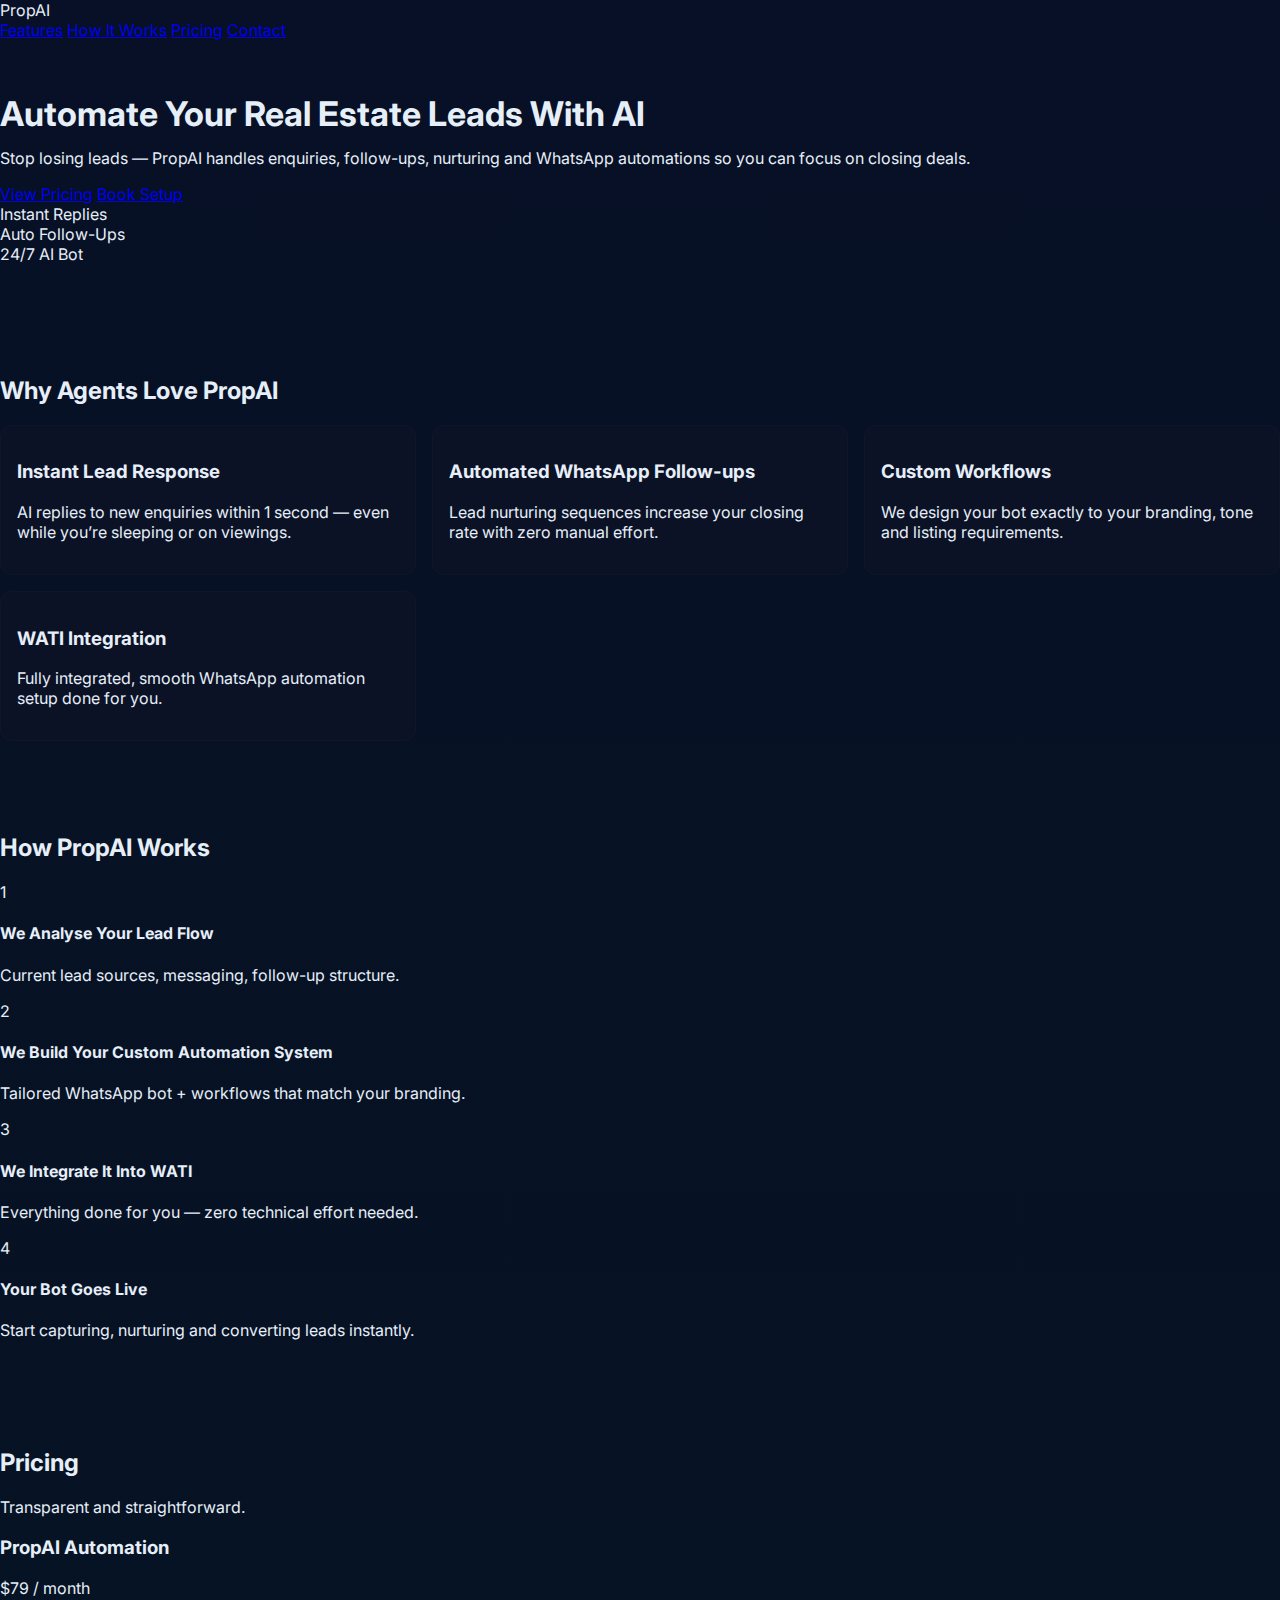
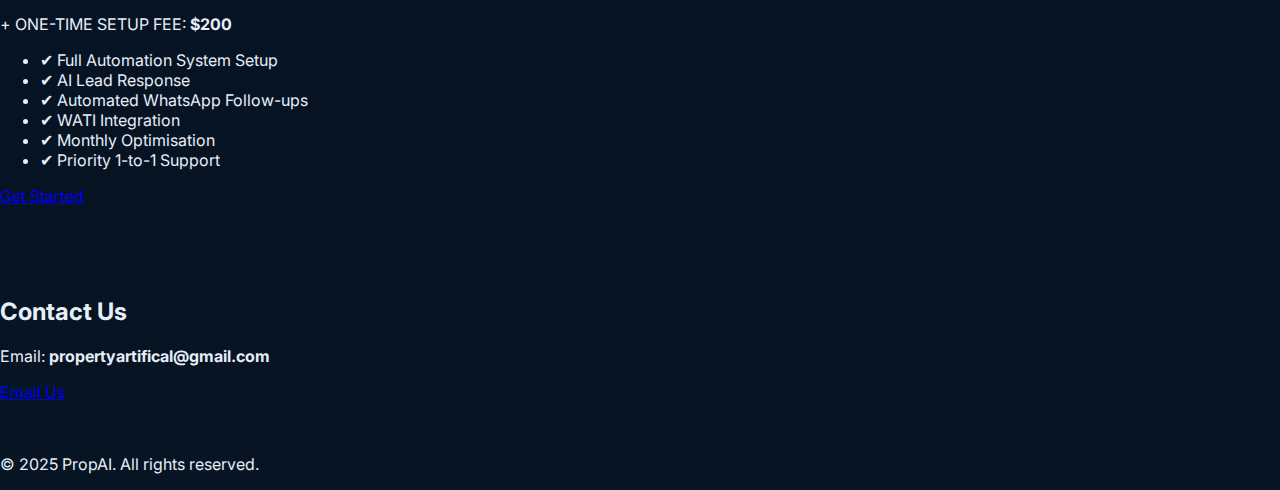
<file: Index.html>
<!DOCTYPE html>
<html lang="en">
<head>
    <meta charset="UTF-8" />
    <meta name="viewport" content="width=device-width, initial-scale=1.0" />
    <title>PropAI – Real Estate Automation Agency</title>
    <link rel="stylesheet" href="styles.css" />
    <link href="https://fonts.googleapis.com/css2?family=Inter:wght@300;400;500;600;700&display=swap" rel="stylesheet">
</head>

<body>

<header class="fade-in">
    <div class="logo">PropAI</div>
    <nav>
        <a href="#features">Features</a>
        <a href="#flow">How It Works</a>
        <a href="#pricing">Pricing</a>
        <a href="#contact">Contact</a>
    </nav>
</header>

<section class="hero fade-in-up">
    <div class="hero-text">
        <h1>Automate Your Real Estate Leads With AI</h1>
        <p>Stop losing leads — PropAI handles enquiries, follow-ups, nurturing and WhatsApp automations so you can focus on closing deals.</p>
        <div class="hero-buttons">
            <a href="#pricing" class="primary-btn">View Pricing</a>
            <a href="#contact" class="secondary-btn">Book Setup</a>
        </div>
    </div>

    <div class="hero-floating">
        <div class="float-box float1">Instant Replies</div>
        <div class="float-box float2">Auto Follow-Ups</div>
        <div class="float-box float3">24/7 AI Bot</div>
    </div>
</section>

<section id="features" class="section fade-in">
    <h2>Why Agents Love PropAI</h2>

    <div class="features-grid">
        <div class="feature card-slide-up">
            <h3>Instant Lead Response</h3>
            <p>AI replies to new enquiries within 1 second — even while you’re sleeping or on viewings.</p>
        </div>

        <div class="feature card-slide-up">
            <h3>Automated WhatsApp Follow-ups</h3>
            <p>Lead nurturing sequences increase your closing rate with zero manual effort.</p>
        </div>

        <div class="feature card-slide-up">
            <h3>Custom Workflows</h3>
            <p>We design your bot exactly to your branding, tone and listing requirements.</p>
        </div>

        <div class="feature card-slide-up">
            <h3>WATI Integration</h3>
            <p>Fully integrated, smooth WhatsApp automation setup done for you.</p>
        </div>
    </div>
</section>

<section id="flow" class="section light-bg fade-in">
    <h2>How PropAI Works</h2>

    <div class="flow-steps">
        <div class="flow-step flow-slide">
            <span>1</span>
            <h4>We Analyse Your Lead Flow</h4>
            <p>Current lead sources, messaging, follow-up structure.</p>
        </div>

        <div class="flow-step flow-slide">
            <span>2</span>
            <h4>We Build Your Custom Automation System</h4>
            <p>Tailored WhatsApp bot + workflows that match your branding.</p>
        </div>

        <div class="flow-step flow-slide">
            <span>3</span>
            <h4>We Integrate It Into WATI</h4>
            <p>Everything done for you — zero technical effort needed.</p>
        </div>

        <div class="flow-step flow-slide">
            <span>4</span>
            <h4>Your Bot Goes Live</h4>
            <p>Start capturing, nurturing and converting leads instantly.</p>
        </div>
    </div>
</section>

<section id="pricing" class="section fade-in">
    <h2>Pricing</h2>
    <p class="subtitle">Transparent and straightforward.</p>

    <div class="pricing-card">
        <h3>PropAI Automation</h3>

        <div class="price">
            <span class="amount">$79</span> / month
        </div>

        <p class="setup-fee">+ ONE-TIME SETUP FEE: <strong>$200</strong></p>

        <ul class="pricing-list">
            <li>✔ Full Automation System Setup</li>
            <li>✔ AI Lead Response</li>
            <li>✔ Automated WhatsApp Follow-ups</li>
            <li>✔ WATI Integration</li>
            <li>✔ Monthly Optimisation</li>
            <li>✔ Priority 1-to-1 Support</li>
        </ul>

        <a href="#contact" class="primary-btn fullwidth">Get Started</a>
    </div>
</section>

<section id="contact" class="section light-bg fade-in">
    <h2>Contact Us</h2>
    <p>Email: <strong>propertyartifical@gmail.com</strong></p>
    <a href="mailto:propertyartifical@gmail.com" class="primary-btn">Email Us</a>
</section>

<footer>
    <p>© 2025 PropAI. All rights reserved.</p>
</footer>

<script src="script.js"></script>
</body>
</html>
</file>
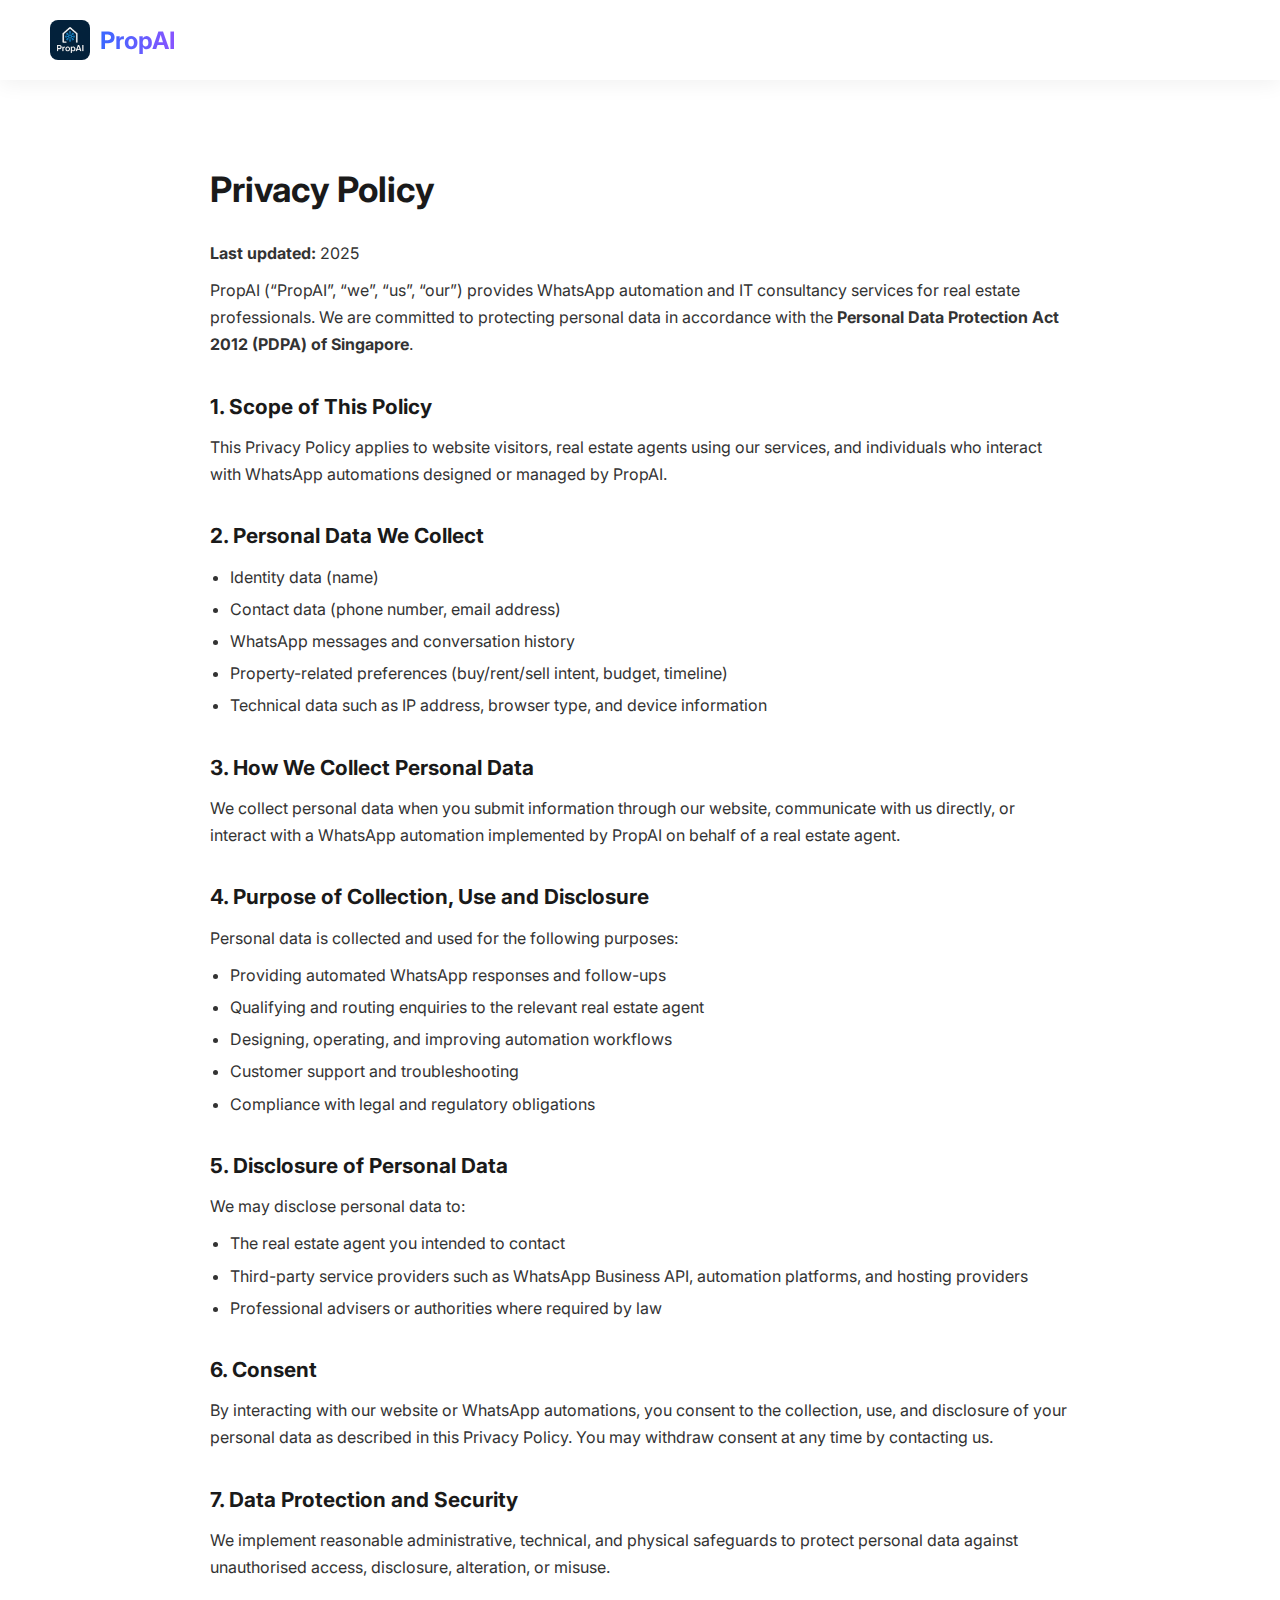
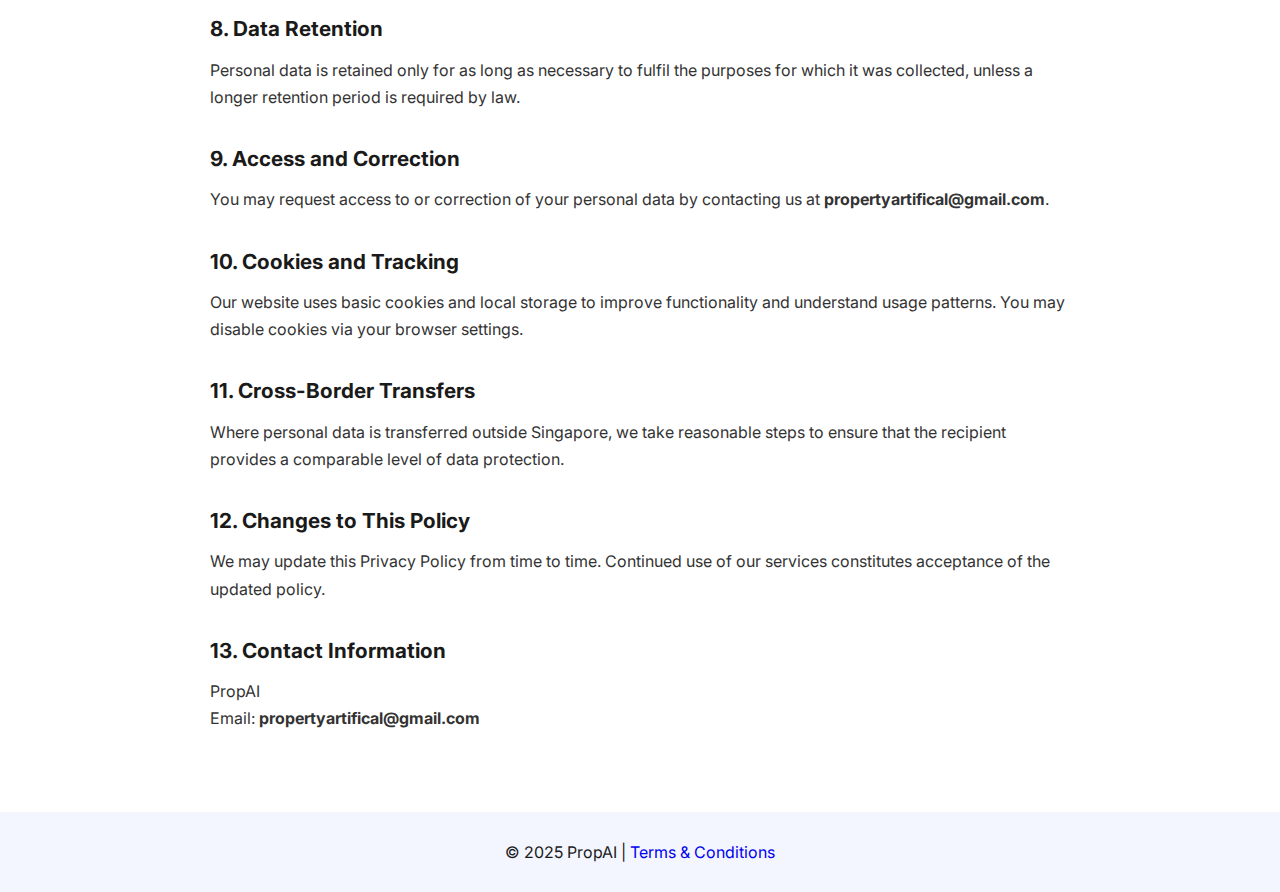
<file: privacy.html>
<!DOCTYPE html>
<html lang="en">
<head>
  <meta charset="UTF-8" />
  <title>Privacy Policy | PropAI</title>
  <meta name="viewport" content="width=device-width, initial-scale=1.0" />
  <link href="https://fonts.googleapis.com/css2?family=Inter:wght@300;400;500;600;700&display=swap" rel="stylesheet">
  <link rel="stylesheet" href="style.css" />
</head>

<body>

<header>
  <div class="logo">
    <a href="index.html" style="display: flex; align-items: center; gap: 10px;">
      <img src="logo.png" alt="PropAI Logo" class="logo-img">
      <span class="logo-text">PropAI</span>
    </a>
  </div>
</header>

<main class="legal">
  <h1>Privacy Policy</h1>
  <p><strong>Last updated:</strong> 2025</p>

  <p>
    PropAI (“PropAI”, “we”, “us”, “our”) provides WhatsApp automation and IT consultancy
    services for real estate professionals. We are committed to protecting personal data
    in accordance with the <strong>Personal Data Protection Act 2012 (PDPA) of Singapore</strong>.
  </p>

  <h2>1. Scope of This Policy</h2>
  <p>
    This Privacy Policy applies to website visitors, real estate agents using our services,
    and individuals who interact with WhatsApp automations designed or managed by PropAI.
  </p>

  <h2>2. Personal Data We Collect</h2>
  <ul>
    <li>Identity data (name)</li>
    <li>Contact data (phone number, email address)</li>
    <li>WhatsApp messages and conversation history</li>
    <li>Property-related preferences (buy/rent/sell intent, budget, timeline)</li>
    <li>Technical data such as IP address, browser type, and device information</li>
  </ul>

  <h2>3. How We Collect Personal Data</h2>
  <p>
    We collect personal data when you submit information through our website, communicate
    with us directly, or interact with a WhatsApp automation implemented by PropAI on behalf
    of a real estate agent.
  </p>

  <h2>4. Purpose of Collection, Use and Disclosure</h2>
  <p>
    Personal data is collected and used for the following purposes:
  </p>
  <ul>
    <li>Providing automated WhatsApp responses and follow-ups</li>
    <li>Qualifying and routing enquiries to the relevant real estate agent</li>
    <li>Designing, operating, and improving automation workflows</li>
    <li>Customer support and troubleshooting</li>
    <li>Compliance with legal and regulatory obligations</li>
  </ul>

  <h2>5. Disclosure of Personal Data</h2>
  <p>
    We may disclose personal data to:
  </p>
  <ul>
    <li>The real estate agent you intended to contact</li>
    <li>Third-party service providers such as WhatsApp Business API, automation platforms, and hosting providers</li>
    <li>Professional advisers or authorities where required by law</li>
  </ul>

  <h2>6. Consent</h2>
  <p>
    By interacting with our website or WhatsApp automations, you consent to the collection,
    use, and disclosure of your personal data as described in this Privacy Policy.
    You may withdraw consent at any time by contacting us.
  </p>

  <h2>7. Data Protection and Security</h2>
  <p>
    We implement reasonable administrative, technical, and physical safeguards to protect
    personal data against unauthorised access, disclosure, alteration, or misuse.
  </p>

  <h2>8. Data Retention</h2>
  <p>
    Personal data is retained only for as long as necessary to fulfil the purposes for which
    it was collected, unless a longer retention period is required by law.
  </p>

  <h2>9. Access and Correction</h2>
  <p>
    You may request access to or correction of your personal data by contacting us at
    <strong>propertyartifical@gmail.com</strong>.
  </p>

  <h2>10. Cookies and Tracking</h2>
  <p>
    Our website uses basic cookies and local storage to improve functionality and understand
    usage patterns. You may disable cookies via your browser settings.
  </p>

  <h2>11. Cross-Border Transfers</h2>
  <p>
    Where personal data is transferred outside Singapore, we take reasonable steps to ensure
    that the recipient provides a comparable level of data protection.
  </p>

  <h2>12. Changes to This Policy</h2>
  <p>
    We may update this Privacy Policy from time to time. Continued use of our services
    constitutes acceptance of the updated policy.
  </p>

  <h2>13. Contact Information</h2>
  <p>
    PropAI<br />
    Email: <strong>propertyartifical@gmail.com</strong>
  </p>
</main>

<footer>
  <p>© 2025 PropAI | <a href="terms.html">Terms & Conditions</a></p>
</footer>

</body>
</html>
</file>
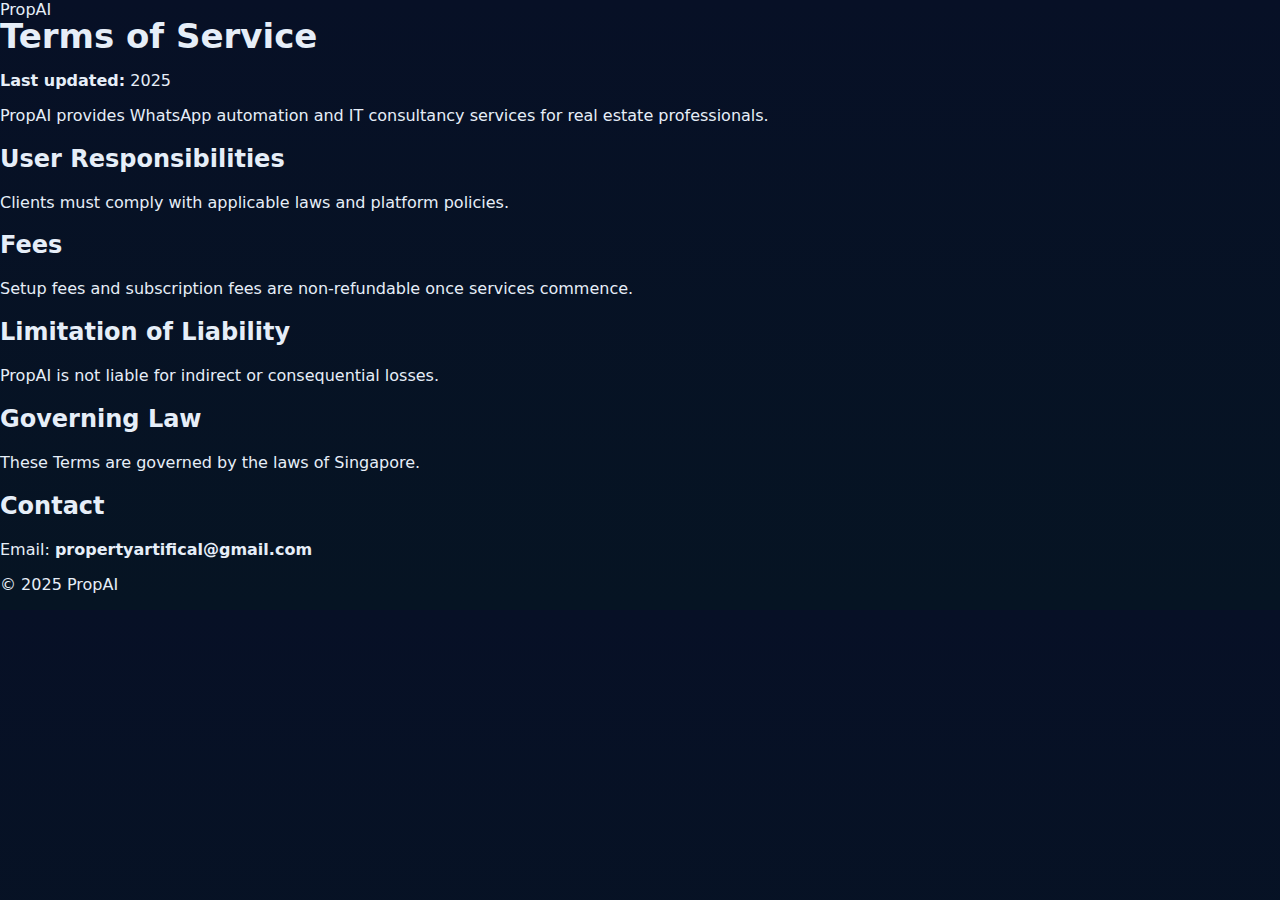
<file: terms.html>
<!DOCTYPE html>
<html lang="en">
<head>
  <meta charset="UTF-8">
  <title>Terms of Service | PropAI</title>
  <meta name="viewport" content="width=device-width, initial-scale=1.0">
  <link rel="stylesheet" href="styles.css">
</head>

<body>

<header>
  <div class="logo">PropAI</div>
</header>

<main class="legal">
  <h1>Terms of Service</h1>
  <p><strong>Last updated:</strong> 2025</p>

  <p>PropAI provides WhatsApp automation and IT consultancy services for real estate professionals.</p>

  <h2>User Responsibilities</h2>
  <p>Clients must comply with applicable laws and platform policies.</p>

  <h2>Fees</h2>
  <p>Setup fees and subscription fees are non-refundable once services commence.</p>

  <h2>Limitation of Liability</h2>
  <p>PropAI is not liable for indirect or consequential losses.</p>

  <h2>Governing Law</h2>
  <p>These Terms are governed by the laws of Singapore.</p>

  <h2>Contact</h2>
  <p>Email: <strong>propertyartifical@gmail.com</strong></p>
</main>

<footer>
  <p>© 2025 PropAI</p>
</footer>

</body>
</html>
</file>
<file: styles.css>
:root{
  --bg:#0b1220;
  --accent:#0B67FF;
  --muted:#6b7280;
  --surface:#0f1724;
  --card:#0b1226;
  --glass: rgba(255,255,255,0.04);
  --radius:12px;
  --max:1100px;
  --text:#e6eef8;
}
*{box-sizing:border-box}
body{
  font-family:Inter, ui-sans-serif, system-ui, -apple-system, "Segoe UI", Roboto, "Helvetica Neue", Arial;
  margin:0;
  color:var(--text);
  background: linear-gradient(180deg, #071026 0%, #061423 100%);
  -webkit-font-smoothing:antialiased;
  -moz-osx-font-smoothing:grayscale;
}
.container{max-width:var(--max);margin:0 auto;padding:0 20px}
.header-inner{display:flex;justify-content:space-between;align-items:center;padding:18px 0}
.brand{display:flex;align-items:center;gap:12px}
.logo{border-radius:8px}
.logo-img{width:48px;height:48px;object-fit:contain;border-radius:8px}
.brand-text{font-weight:700;font-size:18px;color:var(--text)}
.nav{display:flex;gap:18px;align-items:center}
.nav a{color:var(--muted);text-decoration:none;font-weight:600}
.nav a.btn-outline{padding:8px 12px;border-radius:8px;border:1px solid rgba(255,255,255,0.06);color:var(--text)}
.site-header{backdrop-filter: blur(6px);position:sticky;top:0;z-index:40;background:linear-gradient(180deg, rgba(11,17,32,0.6), rgba(11,17,32,0.4));border-bottom:1px solid rgba(255,255,255,0.03)}

.hero{padding:56px 0}
.hero-inner{display:grid;grid-template-columns:1fr 420px;gap:28px;align-items:start}
.hero-copy{padding-top:20px}
h1{font-size:34px;line-height:1.05;margin:0 0 12px}
.lead{color:var(--muted);margin:0 0 20px}
.hero-ctas{display:flex;gap:12px;margin-bottom:18px}
.btn{display:inline-block;padding:10px 16px;border-radius:10px;text-decoration:none;font-weight:700}
.btn-primary{background:linear-gradient(90deg,var(--accent),#00a3ff);color:white}
.btn-ghost{background:transparent;border:1px solid rgba(255,255,255,0.06);color:var(--text)}
.btn-outline{background:transparent;border:1px solid rgba(255,255,255,0.06);padding:8px 12px;border-radius:8px}

.trust{display:flex;gap:14px;margin-top:12px;color:var(--muted);list-style:none;padding:0}

.hero-form-card .card{background:linear-gradient(180deg, rgba(255,255,255,0.02), rgba(255,255,255,0.01));padding:18px;border-radius:14px;border:1px solid rgba(255,255,255,0.03)}
.card h3{margin:0 0 6px}
.muted{color:var(--muted)}
form{display:flex;flex-direction:column;gap:10px}
input, select, textarea{background:var(--glass);border:1px solid rgba(255,255,255,0.04);padding:10px;border-radius:8px;color:var(--text);outline:none}
.full{width:100%}
.fineprint{font-size:12px;color:var(--muted);margin-top:6px}

.section{padding:36px 0}
.section.alt{background:linear-gradient(180deg, rgba(255,255,255,0.01), rgba(255,255,255,0.00));border-top:1px solid rgba(255,255,255,0.02)}
.features-grid{display:grid;grid-template-columns:repeat(3,1fr);gap:16px;margin-top:18px}
.feature{background:var(--card);padding:16px;border-radius:12px;border:1px solid rgba(255,255,255,0.02)}
.pricing-grid{display:grid;grid-template-columns:repeat(3,1fr);gap:16px;margin-top:18px}
.price-card{padding:18px;border-radius:12px;background:linear-gradient(180deg, rgba(255,255,255,0.02), rgba(255,255,255,0.01));border:1px solid rgba(255,255,255,0.03);text-align:center}
.price-card.featured{transform:translateY(-6px);box-shadow:0 10px 30px rgba(11,102,255,0.08)}
.price-card .price{font-size:28px;margin:8px 0;color:var(--text)}
.price-card ul{list-style:none;padding:0;margin:8px 0;color:var(--muted)}
.contact-grid{display:grid;grid-template-columns:repeat(3,1fr);gap:12px;margin-top:12px}
.footer-inner{display:flex;justify-content:space-between;align-items:center;padding:20px 0;color:var(--muted)}
.success{padding:14px;border-radius:10px;background:linear-gradient(180deg, rgba(255,255,255,0.02), rgba(255,255,255,0.01));border:1px solid rgba(255,255,255,0.03);}

@media (max-width:900px){
  .hero-inner{grid-template-columns:1fr;gap:18px}
  .features-grid{grid-template-columns:1fr 1fr}
  .pricing-grid{grid-template-columns:1fr}
  .contact-grid{grid-template-columns:1fr}
}
</file>
<file: style.css>
* {
  margin: 0;
  padding: 0;
  box-sizing: border-box;
  font-family: Inter, sans-serif;
}

body {
  background: #ffffff;
  color: #1a1a1a;
}

/* Remove ALL link underlines */
a {
  text-decoration: none;
}

/* Header */
header {
  position: sticky;
  top: 0;
  background: white;
  padding: 20px 50px;
  display: flex;
  justify-content: space-between;
  align-items: center;
  box-shadow: 0 4px 20px rgba(0,0,0,0.06);
  z-index: 100;
}

.logo {
  display: flex;
  align-items: center;
  gap: 10px;
}

.logo-img {
  height: 40px;
  width: 40px;
  border-radius: 8px;
  object-fit: cover;
}

.logo-text {
  font-weight: 700;
  font-size: 1.5rem;
  background: linear-gradient(90deg, #3A68FF, #8854FF);
  -webkit-background-clip: text;
  -webkit-text-fill-color: transparent;
}

nav a {
  margin-left: 20px;
  font-weight: 500;
  color: #333;
}

.nav-cta {
  background: linear-gradient(90deg, #3A68FF, #8854FF);
  color: white;
  padding: 8px 14px;
  border-radius: 6px;
}

/* Hero */
.hero {
  display: flex;
  justify-content: space-between;
  align-items: center;
  padding: 100px 50px;
  gap: 40px;
}

.hero-content {
  max-width: 520px;
}

.hero h1 span {
  background: linear-gradient(90deg, #3A68FF, #8854FF);
  -webkit-background-clip: text;
  -webkit-text-fill-color: transparent;
}

.hero-visual {
  flex: 1;
  max-width: 500px;
}

.hero-image-wrapper {
  position: relative;
}

.hero-img {
  width: 100%;
  border-radius: 16px;
  box-shadow: 0 20px 60px rgba(58, 104, 255, 0.2);
}

.floating-cards {
  position: absolute;
  top: 50%;
  left: -30px;
  transform: translateY(-50%);
}

.hero-visual .gradient-card {
  background: linear-gradient(135deg, #3A68FF, #8854FF);
  color: white;
  padding: 16px 20px;
  border-radius: 12px;
  margin-bottom: 15px;
  animation: float 4s ease-in-out infinite;
  box-shadow: 0 10px 30px rgba(58, 104, 255, 0.3);
  font-size: 0.9rem;
  font-weight: 500;
}

.delay { animation-delay: 1s; }
.delay2 { animation-delay: 2s; }

@keyframes float {
  50% { transform: translateY(-12px); }
}

/* Sections */
.section {
  padding: 80px 50px;
}

.soft-bg {
  background: #f3f5ff;
}

/* Features */
.features-grid {
  margin-top: 40px;
  display: grid;
  grid-template-columns: repeat(auto-fit, minmax(240px,1fr));
  gap: 20px;
}

.feature-card {
  background: white;
  padding: 25px;
  border-radius: 12px;
  box-shadow: 0 6px 25px rgba(0,0,0,0.06);
}

/* Steps */
.steps {
  margin-top: 40px;
}

.step {
  display: flex;
  align-items: center;
  margin-bottom: 20px;
}

.step span {
  background: linear-gradient(90deg, #3A68FF, #8854FF);
  color: white;
  width: 34px;
  height: 34px;
  border-radius: 50%;
  display: flex;
  align-items: center;
  justify-content: center;
  margin-right: 15px;
}

/* Pricing */
.pricing-card {
  max-width: 420px;
  margin: auto;
  background: white;
  padding: 35px;
  border-radius: 16px;
  box-shadow: 0 10px 40px rgba(0,0,0,0.08);
  text-align: center;
}

.price {
  font-size: 3rem;
  font-weight: 700;
}

/* Buttons */
.primary-btn {
  display: inline-block;
  margin-top: 20px;
  background: linear-gradient(90deg, #3A68FF, #8854FF);
  color: white;
  padding: 12px 22px;
  border-radius: 8px;
  font-weight: 600;
}

.secondary-btn {
  border: 2px solid #3A68FF;
  color: #3A68FF;
  padding: 12px 22px;
  border-radius: 8px;
}

/* Footer */
footer {
  padding: 30px;
  text-align: center;
  background: #f3f5ff;
}

/* Animations - content visible by default for accessibility, enhanced with JS */
.fade-in, .fade-in-up, .card-slide-up, .flow-slide {
  opacity: 1;
  transform: translateY(0);
  transition: opacity 0.8s ease, transform 0.8s ease;
}

/* When JS is enabled, start hidden and animate in */
.js-loaded .fade-in,
.js-loaded .fade-in-up,
.js-loaded .card-slide-up,
.js-loaded .flow-slide {
  opacity: 0;
  transform: translateY(20px);
}

.js-loaded .visible {
  opacity: 1;
  transform: translateY(0);
}

/* Trust Section */
.trust {
  text-align: center;
  padding: 60px 50px;
  background: #f3f5ff;
}

.trust-images {
  display: flex;
  justify-content: center;
  gap: 15px;
  margin: 25px 0 15px;
}

.trust-images img {
  width: 60px;
  height: 60px;
  border-radius: 50%;
  object-fit: cover;
  border: 3px solid white;
  box-shadow: 0 4px 15px rgba(0,0,0,0.1);
}

.trust-subtext {
  font-size: 0.9rem;
  color: #666;
}

/* Contact Section */
.contact-subtitle {
  text-align: center;
  color: #666;
  margin-bottom: 40px;
}

.contact-container {
  display: grid;
  grid-template-columns: 1fr 1.5fr;
  gap: 40px;
  max-width: 900px;
  margin: 0 auto;
}

.contact-info {
  display: flex;
  flex-direction: column;
  gap: 25px;
}

.contact-item {
  display: flex;
  align-items: flex-start;
  gap: 15px;
}

.contact-icon {
  width: 50px;
  height: 50px;
  background: linear-gradient(135deg, #3A68FF, #8854FF);
  border-radius: 12px;
  display: flex;
  align-items: center;
  justify-content: center;
  font-size: 1.3rem;
  flex-shrink: 0;
}

.contact-item h4 {
  margin-bottom: 5px;
  color: #1a1a1a;
}

.contact-item p,
.contact-item a {
  color: #666;
  font-size: 0.95rem;
}

.contact-item a:hover {
  color: #3A68FF;
}

.contact-form-box {
  background: white;
  padding: 35px;
  border-radius: 16px;
  box-shadow: 0 10px 40px rgba(0,0,0,0.08);
}

.contact-form-box h3 {
  margin-bottom: 25px;
  color: #1a1a1a;
}

.form-group {
  margin-bottom: 18px;
}

.form-group input,
.form-group textarea {
  width: 100%;
  padding: 14px 16px;
  border: 1px solid #e0e0e0;
  border-radius: 8px;
  font-size: 1rem;
  font-family: inherit;
  transition: border-color 0.3s, box-shadow 0.3s;
}

.form-group input:focus,
.form-group textarea:focus {
  outline: none;
  border-color: #3A68FF;
  box-shadow: 0 0 0 3px rgba(58, 104, 255, 0.1);
}

.form-group textarea {
  resize: vertical;
  min-height: 100px;
}

.primary-btn.full {
  width: 100%;
  text-align: center;
  border: none;
  cursor: pointer;
  font-size: 1rem;
}

.primary-btn:hover {
  transform: translateY(-2px);
  box-shadow: 0 8px 25px rgba(58, 104, 255, 0.3);
}

/* Responsive */
@media (max-width: 768px) {
  header {
    padding: 15px 20px;
    flex-wrap: wrap;
  }

  nav {
    width: 100%;
    margin-top: 15px;
    display: flex;
    justify-content: center;
  }

  nav a {
    margin: 0 10px;
    font-size: 0.9rem;
  }

  .hero {
    flex-direction: column;
    padding: 60px 20px;
    text-align: center;
  }

  .hero-visual {
    max-width: 100%;
    margin-top: 40px;
  }

  .floating-cards {
    position: relative;
    left: 0;
    top: 0;
    transform: none;
    margin-top: 20px;
  }

  .section {
    padding: 60px 20px;
  }

  .contact-container {
    grid-template-columns: 1fr;
  }

  .contact-info {
    order: 2;
  }

  .contact-form-box {
    order: 1;
  }
}

/* Legal Pages (Privacy Policy, Terms & Conditions) */
.legal {
  max-width: 900px;
  margin: 80px auto;
  padding: 0 20px;
  line-height: 1.7;
}

.legal h1 {
  font-size: 2.2rem;
  margin-bottom: 20px;
}

.legal h2 {
  margin-top: 30px;
  font-size: 1.3rem;
}

.legal p {
  margin-top: 10px;
  color: #333;
}

.legal ul {
  margin-top: 10px;
  padding-left: 20px;
  color: #333;
}

.legal li {
  margin-top: 5px;
}

/* Cookie Consent Banner */
.cookie-banner {
  position: fixed;
  bottom: 0;
  left: 0;
  right: 0;
  background: white;
  box-shadow: 0 -4px 20px rgba(0, 0, 0, 0.1);
  z-index: 1000;
  padding: 20px 30px;
  font-family: Inter, sans-serif;
}

.cookie-banner.hidden {
  display: none;
}

.cookie-content {
  max-width: 1200px;
  margin: 0 auto;
  display: flex;
  align-items: center;
  justify-content: space-between;
  gap: 20px;
}

.cookie-content p {
  margin: 0;
  font-size: 0.95rem;
  color: #333;
  flex: 1;
}

.cookie-content a {
  color: #3A68FF;
  text-decoration: underline;
}

.cookie-buttons {
  display: flex;
  gap: 12px;
  flex-shrink: 0;
}

.cookie-btn {
  padding: 10px 20px;
  border-radius: 8px;
  font-size: 0.95rem;
  font-weight: 600;
  cursor: pointer;
  font-family: Inter, sans-serif;
  transition: transform 0.2s, box-shadow 0.2s;
}

.cookie-btn.accept {
  background: linear-gradient(90deg, #3A68FF, #8854FF);
  color: white;
  border: none;
}

.cookie-btn.accept:hover {
  transform: translateY(-2px);
  box-shadow: 0 6px 20px rgba(58, 104, 255, 0.3);
}

.cookie-btn.reject {
  background: transparent;
  color: #3A68FF;
  border: 2px solid #3A68FF;
}

.cookie-btn.reject:hover {
  background: rgba(58, 104, 255, 0.05);
}

@media (max-width: 768px) {
  .cookie-content {
    flex-direction: column;
    text-align: center;
  }

  .cookie-buttons {
    justify-content: center;
  }
}
</file>
